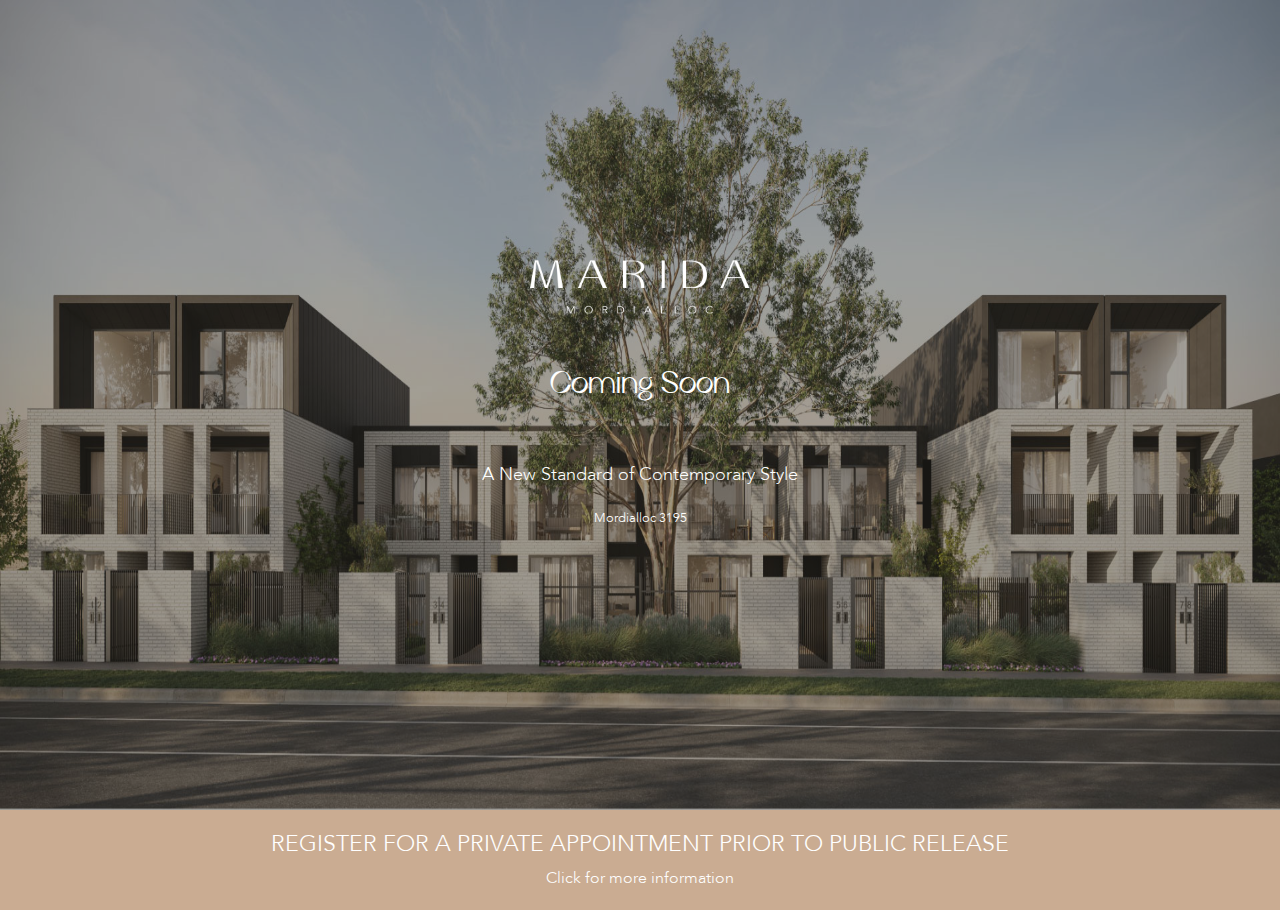
<file: index.html>
<!DOCTYPE html>
<html lang="en">

<head>
	<meta charset="UTF-8">
	<meta name="viewport" content="width=device-width, initial-scale=1.0">
	<meta http-equiv="X-UA-Compatible" content="ie=edge">
	<title>Marida</title>

	<!-- Bootstrap CSS -->
	<link rel="stylesheet" href="assets/css/bootstrap.min.css">
	<!-- Animate CSS -->
	<link rel="stylesheet" href="assets/css/plugin/animate.css">
	<!-- Flaticon CSS -->
	<link rel="stylesheet" href="assets/fonts/flaticon/flaticon.css">
	<!-- Custom CSS -->
	<link rel="stylesheet" href="assets/css/main.css">

</head>

<body>

	<!-- Header -->
	<header class="csoon" style="background-image: url('assets/images/main.jpg');">
		<!-- Overlay -->
		<div class="overlay"></div>
		<!-- /.Overlay -->
		<div class="container">
			<div class="row">
				<div class="col-lg-12">
					<div class="content-wrap">
						<img src="assets/images/logo.png" alt="Logo" class="img-fluid logo">
						<h1>Coming Soon</h1>
						<h4>A New Standard of Contemporary Style</h4>
						<p>Mordialloc 3195</p>
					</div>
				</div>
			</div>
		</div>
	</header>
	<!-- /.Header -->

	<!-- Footer -->
	<footer class="cta">
		<div class="container">
			<div class="row">
				<div class="col-lg-12">
					<div class="cta-wrap">
						<h5>REGISTER FOR A PRIVATE APPOINTMENT PRIOR TO PUBLIC RELEASE</h5>
						<a href="#">Click for more information</a>
					</div>
				</div>
			</div>
		</div>
	</footer>
	<!-- /.Footer -->

	<!--====== Footer plugin Starts ======-->

	<!-- jQuery -->
	<script src="assets/js/jquery.min.js"></script>
	<!-- Popper JS -->
	<script src="assets/js/popper.min.js"></script>
	<!-- Bootstrap JS -->
	<script src="assets/js/bootstrap.min.js"></script>
	<!-- Slick JS -->
	<script src="assets/plugins/slick/slick.min.js"></script>
	<!-- Custom JS -->
	<script src="assets/js/main.js"></script>
</body>

</html>
</file>
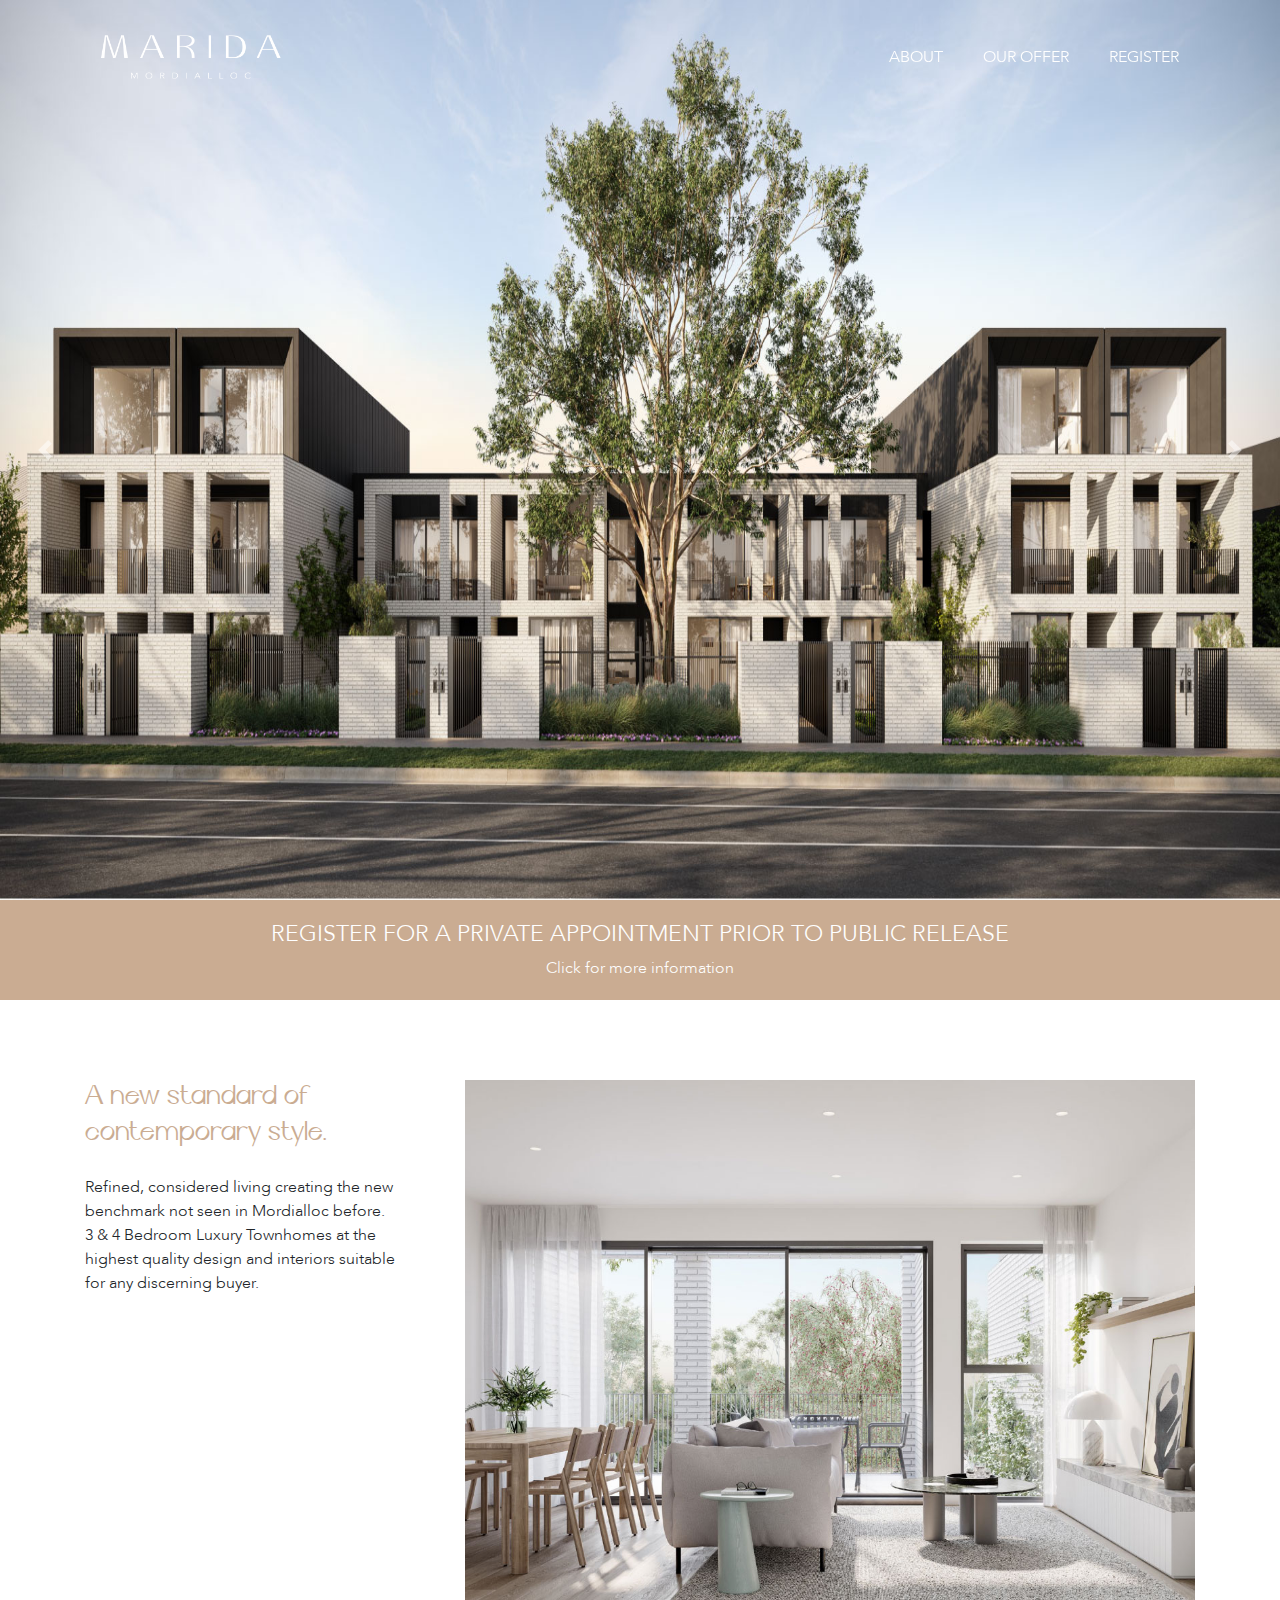
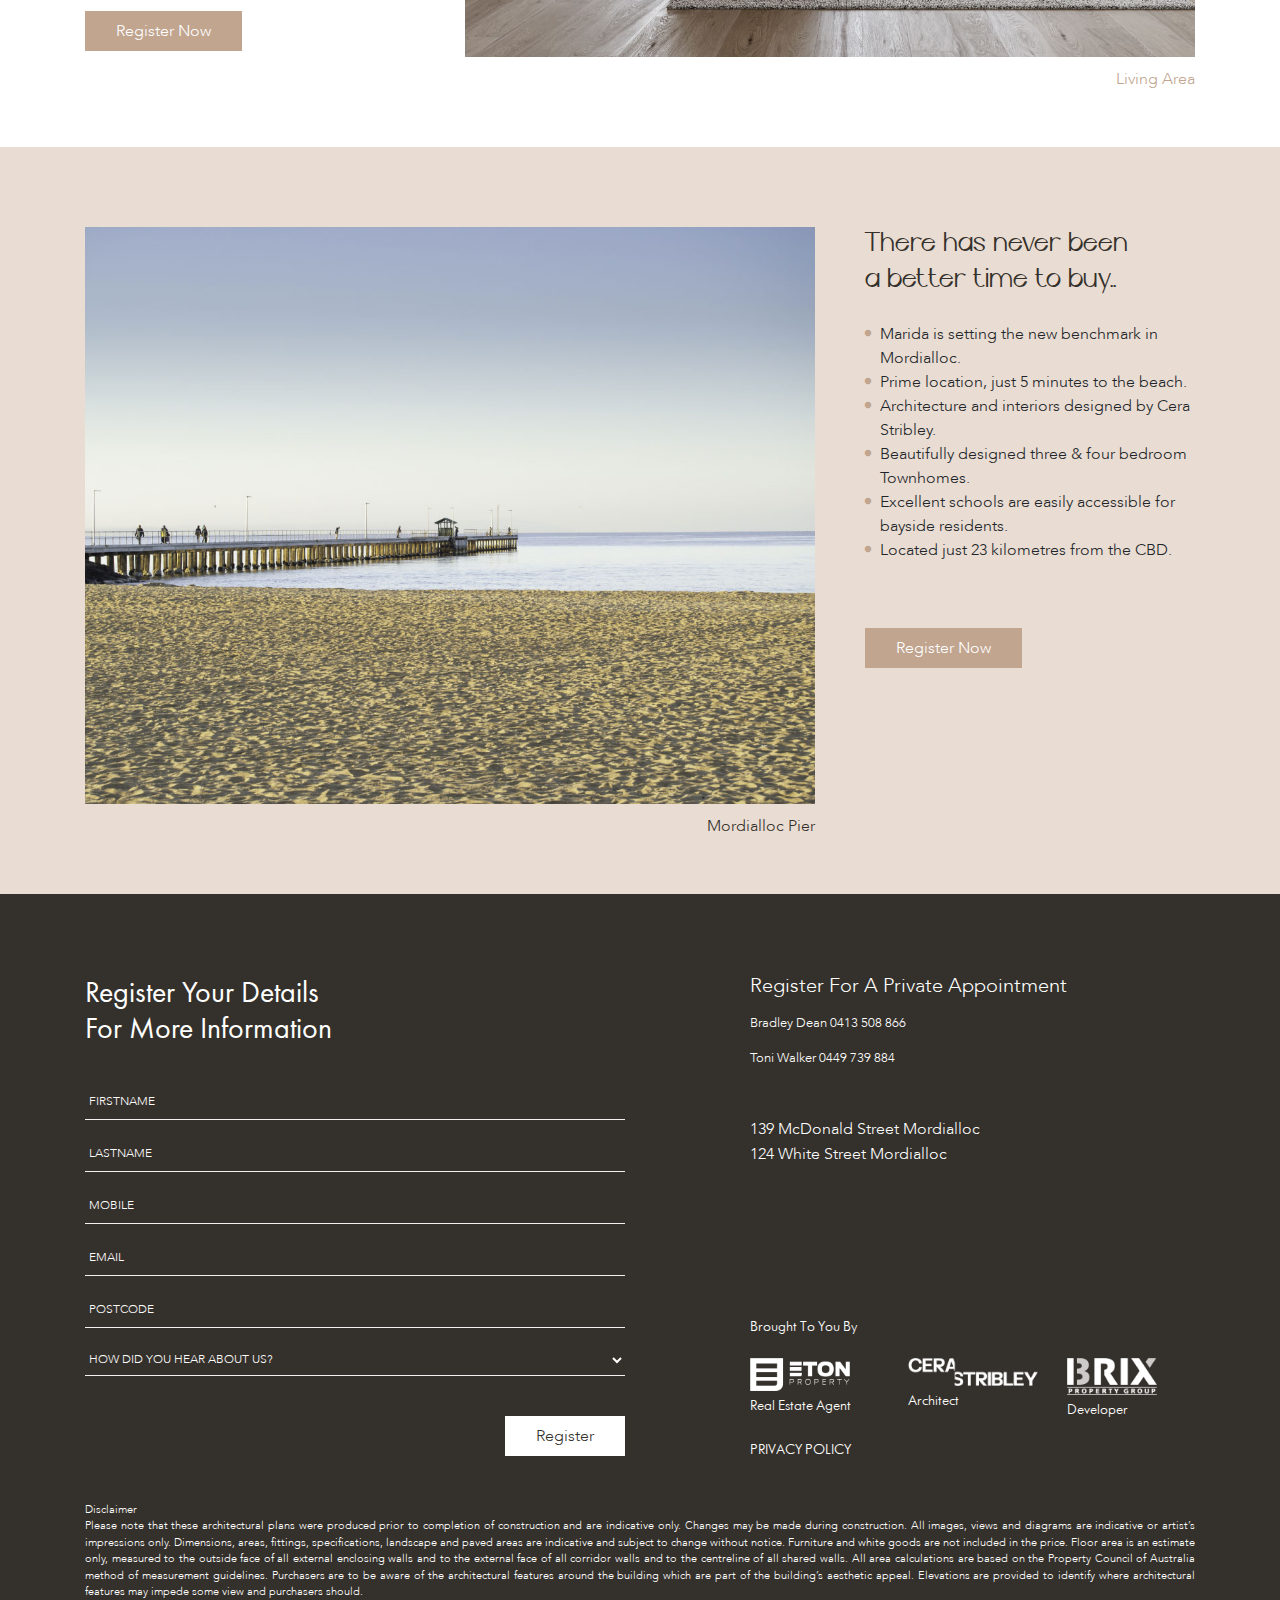
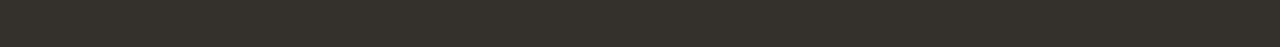
<file: home.html>
<!DOCTYPE html>
<html lang="en">

<head>
    <meta charset="UTF-8">
    <meta name="viewport" content="width=device-width, initial-scale=1.0">
    <meta http-equiv="X-UA-Compatible" content="ie=edge">
    <title>Marida- Home</title>

    <!-- Bootstrap CSS -->
    <link rel="stylesheet" href="assets/css/bootstrap.min.css">
    <!-- Animate CSS -->
    <link rel="stylesheet" href="assets/css/plugin/animate.css">
    <!-- Flaticon CSS -->
    <link rel="stylesheet" href="assets/fonts/flaticon/flaticon.css">
    <!-- Custom CSS -->
    <link rel="stylesheet" href="assets/css/main.css">

</head>

<body>

    <header class="header">
        <div class="container">
            <div class="row">
                <div class="col-lg-12">
                    <!-- Navbar -->
                    <nav class="navbar navbar-expand-lg navbar-dark">
                        <a class="navbar-brand" href="#">
                            <img src="assets/images/logo.png" alt="Logo" class="img-fluid">
                        </a>
                        <button class="navbar-toggler" type="button" data-toggle="collapse"
                            data-target="#navbarNav" aria-controls="navbarNav" aria-expanded="false"
                            aria-label="Toggle navigation">
                            <span class="navbar-toggler-icon"></span>
                            <!-- <img src="assets/images/menu.png" alt="Menu"> -->
                        </button>
                        <div class="collapse navbar-collapse" id="navbarNav">
                            <ul class="navbar-nav">
                                <li class="nav-item">
                                    <a class="nav-link active" aria-current="page" href="#">ABOUT</a>
                                </li>
                                <li class="nav-item">
                                    <a class="nav-link" href="#">OUR OFFER</a>
                                </li>
                                <li class="nav-item">
                                    <a class="nav-link" href="#footer">REGISTER</a>
                                </li>
                            </ul>
                        </div>
                    </nav>
                    <!-- /.Navbar -->
                </div>
            </div>
        </div>
    </header>
    <!-- Carousel -->
    <div id="carouselHero" class="carousel slide carousel-fade" data-ride="carousel" data-pause="false">
        <div class="carousel-inner">
            <div class="carousel-item active">
                <!-- Hero -->
                <div class="csoon home" style="background-image: url('assets/images/main.jpg');">
                    <div class="container">
                        <div class="row">
                            <div class="col-lg-12">
                                <div class="content-wrap">
                                    &nbsp;
                                </div>
                            </div>
                        </div>
                    </div>
                </div>
                <!-- /.Hero -->
            </div>
            <div class="carousel-item">
                <!-- Hero -->
                <div class="csoon home" style="background-image: url('assets/images/main.jpg');">
                    <!-- Overlay -->
                    <div class="overlay"></div>
                    <!-- /.Overlay -->
                    <div class="container">
                        <div class="row">
                            <div class="col-lg-12">
                                <div class="content-wrap">
                                    <img src="assets/images/logo.png" alt="Logo" class="img-fluid logo">
                                    <h1>Coming Soon</h1>
                                    <h4>A New Standard of Contemporary Style</h4>
                                    <p>Mordialloc 3195</p>
                                </div>
                            </div>
                        </div>
                    </div>
                </div>
                <!-- /.Hero -->
            </div>
            <div class="carousel-item">
                <!-- Hero -->
                <div class="csoon home" style="background-image: url('assets/images/main.jpg');">
                    <!-- Overlay -->
                    <div class="overlay"></div>
                    <!-- /.Overlay -->
                    <div class="container">
                        <div class="row">
                            <div class="col-lg-12">
                                <div class="content-wrap">
                                    <h1>
                                        Refined, Considered Living <span class="break"></span>
                                        The New Benchmark in Mordialloc
                                    </h1>
                                    <h4>3 & 4 Bedroom Luxury Townhomes</h4>
                                    <p>Mordialloc 3195</p>
                                </div>
                            </div>
                        </div>
                    </div>
                </div>
                <!-- /.Hero -->
            </div>
            <!-- Arrows -->
            <a class="carousel-control-prev" href="#carouselHero" role="button" data-slide="prev">
                <span class="carousel-control-prev-icon" aria-hidden="true"></span>
                <span class="sr-only">Previous</span>
            </a>
            <a class="carousel-control-next" href="#carouselHero" role="button" data-slide="next">
                <span class="carousel-control-next-icon" aria-hidden="true"></span>
                <span class="sr-only">Next</span>
            </a>
            <!-- Arrows -->
        </div>
    </div>
    <!-- /.Caorousel -->

    <!-- CTA -->
    <section class="cta">
        <div class="container">
            <div class="row">
                <div class="col-lg-12">
                    <div class="cta-wrap">
                        <h5>REGISTER FOR A PRIVATE APPOINTMENT PRIOR TO PUBLIC RELEASE</h5>
                        <a href="#">Click for more information</a>
                    </div>
                </div>
            </div>
        </div>
    </section>
    <!-- /.CTA -->

    <!-- Standard -->
    <section class="standard">
        <div class="container">
            <div class="row">
                <div class="col-md-6 col-lg-4">
                    <div class="text-wrap">
                        <h3>
                            A new standard of <span class="break"></span>
                            contemporary style.
                        </h3>
                        <p>
                            Refined, considered living creating the new <span class="break"></span>
                            benchmark not seen in Mordialloc before. <span class="break"></span>
                            3 & 4 Bedroom Luxury Townhomes at the <span class="break"></span>
                            highest quality design and interiors suitable <span class="break"></span>
                            for any discerning buyer.
                        </p>
                        <a href="#" class="btn btn-md btn-doi">Register Now</a>
                    </div>
                </div>
                <div class="col-md-6 col-lg-8">
                    <figure class="img-wrap">
                        <img src="assets/images/home-section-2.jpg" alt="Standard" class="img-fluid">
                        <figcaption>Living Area</figcaption>
                    </figure>
                </div>
            </div>
        </div>
    </section>
    <!-- /.Standard -->

    <!-- Standard Cont -->
    <section class="standard cont">
        <div class="container">
            <div class="row">
                <div class="col-md-6 col-lg-8">
                    <figure class="img-wrap">
                        <img src="assets/images/home-section-4.jpg" alt="Standard" class="img-fluid">
                        <figcaption>Mordialloc Pier</figcaption>
                    </figure>
                </div>
                <div class="col-md-6 col-lg-4">
                    <div class="text-wrap">
                        <h3>
                            There has never been <span class="break"></span>
                            a better time to buy..
                        </h3>
                        <ul>
                            <li>Marida is setting the new benchmark in <span class="break"></span>Mordialloc. </li>
                            <li>Prime location, just 5 minutes to the beach.</li>
                            <li>Architecture and interiors designed by Cera <span class="break"></span>Stribley.</li>
                            <li>Beautifully designed three & four bedroom <span class="break"></span>Townhomes.</li>
                            <li>Excellent schools are easily accessible for <span class="break"></span>bayside
                                residents.</li>
                            <li>Located just 23 kilometres from the CBD.</li>
                        </ul>
                        <a href="#" class="btn btn-md btn-doi">Register Now</a>
                    </div>
                </div>
            </div>
        </div>
    </section>
    <!-- /.Standard -->

    <!-- Footer -->
    <footer id="footer" class="footer">
        <div class="container">
            <div class="row">
                <div class="col-lg-6">
                    <div class="register-wrap">
                        <h4>
                            Register Your Details <span class="break"></span>
                            For More Information
                        </h4>

                        <div class="form-wrap">
                            <div class="form-group">
                                <input type="text" class="form-control form-control-lg" name="firstname"
                                    placeholder="Firstname">
                            </div>
                            <div class="form-group">
                                <input type="text" class="form-control form-control-lg" name="lastname"
                                    placeholder="Lastname">
                            </div>
                            <div class="form-group">
                                <input type="text" class="form-control form-control-lg" name="mobile"
                                    placeholder="Mobile">
                            </div>
                            <div class="form-group">
                                <input type="text" class="form-control form-control-lg" name="email"
                                    placeholder="Email">
                            </div>
                            <div class="form-group">
                                <input type="text" class="form-control form-control-lg" name="postcode"
                                    placeholder="Postcode">
                            </div>
                            <div class="form-group">
                                <select name="how" class="form-control">
                                    <option value="">How did you hear about us?</option>
                                    <option value="facebook">Facebook</option>
                                    <option value="from friend">From Friend</option>
                                </select>
                            </div>
                            <div class="form-group btn-wrap">
                                <button type="submit" class="btn btn-md btn-doi white">Register</button>
                            </div>
                        </div>
                    </div>
                </div>
                <div class="col-lg-5 offset-lg-1">
                    <div class="appointment">
                        <h5>Register For A Private Appointment</h5>
                        <p>Bradley Dean 0413 508 866</p>
                        <p>Toni Walker 0449 739 884</p>
                    </div>
                    <div class="address">
                        <p>139 McDonald Street Mordialloc</p>
                        <p>124 White Street Mordialloc</p>
                    </div>
                    <div class="brought">
                        <h6>Brought To You By</h6>
                        <div class="row">
                            <div class="col-md-4 col-lg-4">
                                <figure class="icons1">
                                    <img src="assets/images/logos1.png" alt="Eston">
                                    <figcaption>Real Estate Agent</figcaption>
                                </figure>
                            </div>
                            <div class="col-md-4 col-lg-4">
                                <figure class="icons2">
                                    <img src="assets/images/logos2.png" alt="Cerastribley">
                                    <figcaption>Architect</figcaption>
                                </figure>
                            </div>
                            <div class="col-md-4 col-lg-4">
                                <figure class="icons3">
                                    <img src="assets/images/logos3.png" alt="Brix">
                                    <figcaption>Developer</figcaption>
                                </figure>
                            </div>
                        </div>
                        <a href="#">Privacy Policy</a>
                    </div>
                </div>
            </div>
        </div>
        <div class="container">
            <div class="disclaimer">
                <p>
                    Disclaimer <span class="break"></span>
                    Please note that these architectural plans were produced prior to completion of construction and are
                    indicative only. Changes may be made during construction. All images, views and diagrams are
                    indicative or artist’s impressions only. Dimensions, areas, fittings, specifications, landscape and
                    paved areas are indicative and subject to change without notice. Furniture and white goods are not
                    included in the price. Floor area is an estimate only, measured to the outside face of all external
                    enclosing walls and to the external face of all corridor walls and to the centreline of all shared
                    walls. All area calculations are based on the Property Council of Australia method of measurement
                    guidelines. Purchasers are to be aware of the architectural features around the building which are
                    part of the building’s aesthetic appeal. Elevations are provided to identify where architectural
                    features may impede some view and purchasers should.
                </p>
            </div>
        </div>
    </footer>
    <!-- /.Footer -->

    <!-- Scroll to Top -->
    <a href="#" class="scrollToTop">
        <img src="assets/images/b2top.png" alt="Back To Top" class="img-fluid">
    </a>
    <!-- /.Scroll to Top -->

    <!--====== Footer plugin Starts ======-->

    <!-- jQuery -->
    <script src="assets/js/jquery.min.js"></script>
    <!-- Popper JS -->
    <script src="assets/js/popper.min.js"></script>
    <!-- Bootstrap JS -->
    <script src="assets/js/bootstrap.min.js"></script>
    <!-- Slick JS -->
    <script src="assets/plugins/slick/slick.min.js"></script>
    <!-- Custom JS -->
    <script src="assets/js/main.js"></script>
</body>

</html>
</file>
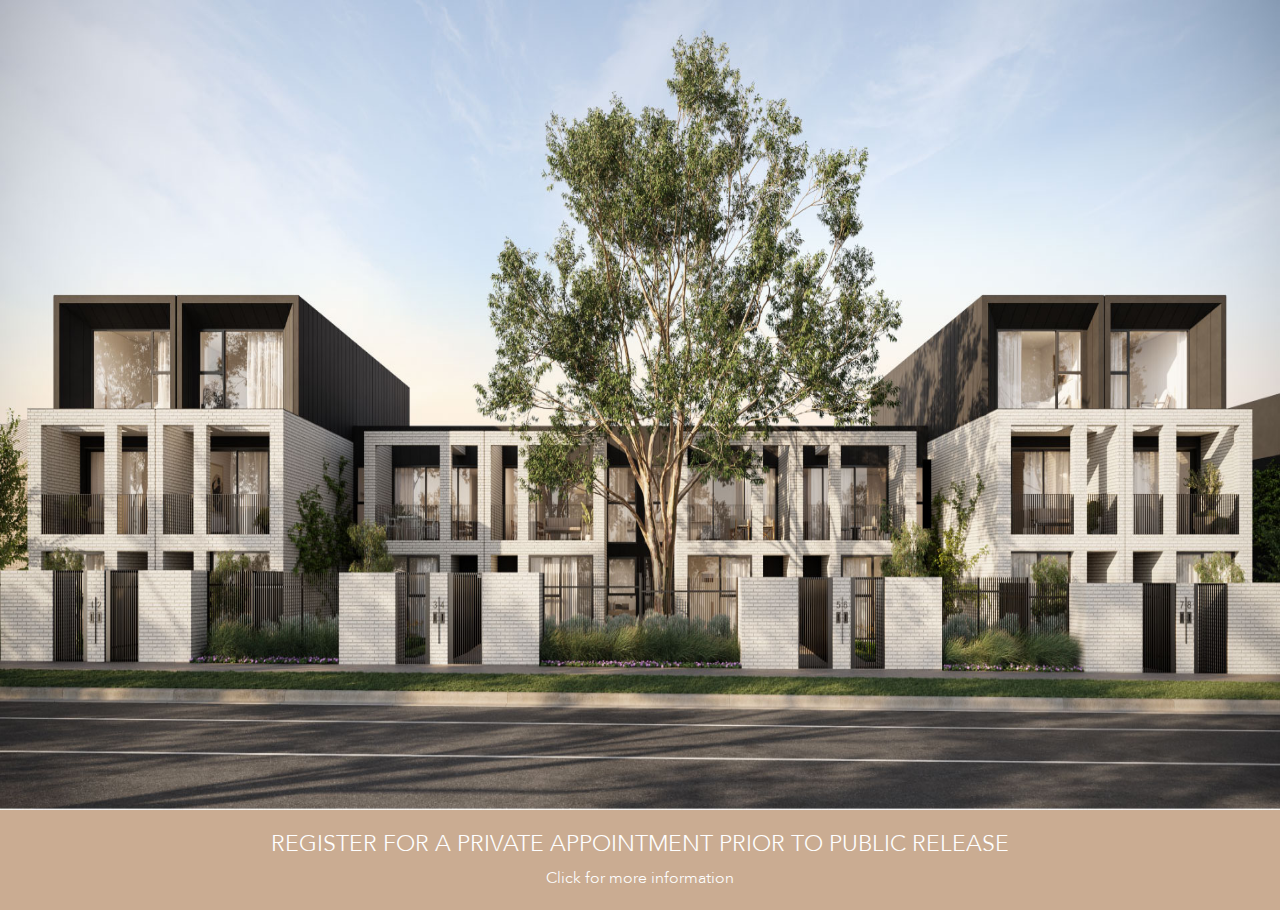
<file: loading.html>
<!DOCTYPE html>
<html lang="en">

<head>
	<meta charset="UTF-8">
	<meta name="viewport" content="width=device-width, initial-scale=1.0">
	<meta http-equiv="X-UA-Compatible" content="ie=edge">
	<title>Marida</title>

	<!-- Bootstrap CSS -->
	<link rel="stylesheet" href="assets/css/bootstrap.min.css">
	<!-- Animate CSS -->
	<link rel="stylesheet" href="assets/css/plugin/animate.css">
	<!-- Flaticon CSS -->
	<link rel="stylesheet" href="assets/fonts/flaticon/flaticon.css">
	<!-- Custom CSS -->
	<link rel="stylesheet" href="assets/css/main.css">

</head>

<body>

	<!-- Header -->
	<header class="csoon" style="background-image: url('assets/images/main.jpg');">
		<div class="container">
			<div class="row">
				<div class="col-lg-12">
					<div class="content-wrap">
						&nbsp;
					</div>
				</div>
			</div>
		</div>
	</header>
	<!-- /.Header -->

	<!-- Footer -->
	<footer class="cta">
		<div class="container">
			<div class="row">
				<div class="col-lg-12">
					<div class="cta-wrap">
						<h5>REGISTER FOR A PRIVATE APPOINTMENT PRIOR TO PUBLIC RELEASE</h5>
						<a href="#">Click for more information</a>
					</div>
				</div>
			</div>
		</div>
	</footer>
	<!-- /.Footer -->

	<!--====== Footer plugin Starts ======-->

	<!-- jQuery -->
	<script src="assets/js/jquery.min.js"></script>
	<!-- Popper JS -->
	<script src="assets/js/popper.min.js"></script>
	<!-- Bootstrap JS -->
	<script src="assets/js/bootstrap.min.js"></script>
	<!-- Slick JS -->
	<script src="assets/plugins/slick/slick.min.js"></script>
	<!-- Custom JS -->
	<script src="assets/js/main.js"></script>
</body>

</html>
</file>
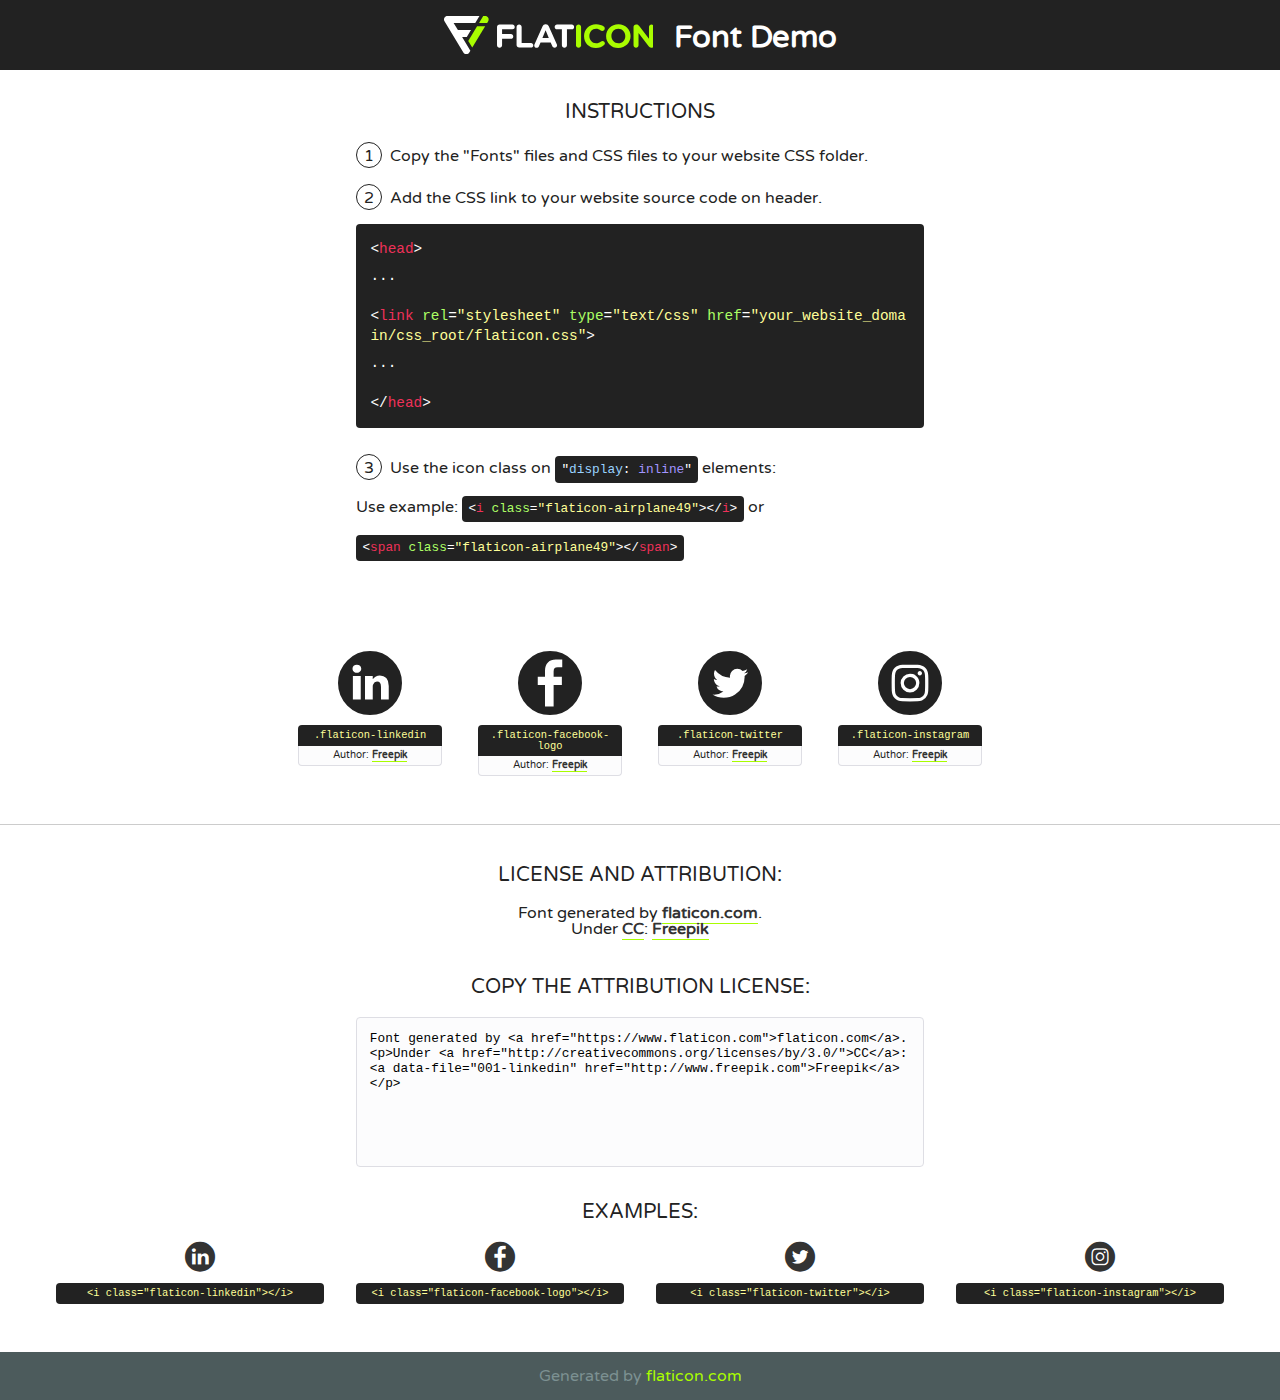
<file: assets/fonts/flaticon/flaticon.html>
<!DOCTYPE html>
<!--
  Flaticon icon font: Flaticon
  Creation date: 03/12/2020 10:04
-->
<html>
<!DOCTYPE html>
<html>

<head>
    <title>Flaticon WebFont</title>
    <link href="http://fonts.googleapis.com/css?family=Varela+Round" rel="stylesheet" type="text/css" />
    <link rel="stylesheet" type="text/css" href="flaticon.css">
    <meta charset="UTF-8">
    <style>
    html, body, div, span, applet, object, iframe,
    h1, h2, h3, h4, h5, h6, p, blockquote, pre,
    a, abbr, acronym, address, big, cite, code,
    del, dfn, em, img, ins, kbd, q, s, samp,
    small, strike, strong, sub, sup, tt, var,
    b, u, i, center,
    dl, dt, dd, ol, ul, li,
    fieldset, form, label, legend,
    table, caption, tbody, tfoot, thead, tr, th, td,
    article, aside, canvas, details, embed, 
    figure, figcaption, footer, header, hgroup, 
    menu, nav, output, ruby, section, summary,
    time, mark, audio, video {
        margin: 0;
        padding: 0;
        border: 0;
        font-size: 100%;
        font: inherit;
        vertical-align: baseline;
    }
    /* HTML5 display-role reset for older browsers */
    article, aside, details, figcaption, figure, 
    footer, header, hgroup, menu, nav, section {
        display: block;
    }
    body {
        line-height: 1;
    }
    ol, ul {
        list-style: none;
    }
    blockquote, q {
        quotes: none;
    }
    blockquote:before, blockquote:after,
    q:before, q:after {
        content: '';
        content: none;
    }
    table {
        border-collapse: collapse;
        border-spacing: 0;
    }
    body {
        font-family: 'Varela Round', Helvetica, Arial, sans-serif;
        font-size: 16px;
        color: #222;
    }
    a {
        color: #333;
        border-bottom: 1px solid #a9fd00;
        font-weight: bold;
        text-decoration: none;
    }
    * {
        -moz-box-sizing: border-box;
        -webkit-box-sizing: border-box;
        box-sizing: border-box;
        margin: 0;
        padding: 0;
    }
    [class^="flaticon-"]:before, [class*=" flaticon-"]:before, [class^="flaticon-"]:after, [class*=" flaticon-"]:after {
        font-family: Flaticon;
        font-size: 30px;
        font-style: normal;
        margin-left: 20px;
        color: #333;
    }
    .wrapper {
        max-width: 600px;
        margin: auto;
        padding: 0 1em;
    }
    .title {
        font-size: 1.25em;
        text-align: center;
        margin-bottom: 1em;
        text-transform: uppercase;
    }
    header {
        text-align: center;
        background-color: #222;
        color: #fff;
        padding: 1em;
    }
    header .logo {
        width: 210px;
        height: 38px;
        display: inline-block;
        vertical-align: middle;
        margin-right: 1em;
        border: none;
    }
    header strong {
        font-size: 1.95em;
        font-weight: bold;
        vertical-align: middle;
        margin-top: 5px;
        display: inline-block;
    }
    .demo {
        margin: 2em auto;
        line-height: 1.25em;
    }
    .demo ul li {
        margin-bottom: 1em;
    }
    .demo ul li .num {
        color: #222;
        border-radius: 20px;
        display: inline-block;
        width: 26px;
        padding: 3px;
        height: 26px;
        text-align: center;
        margin-right: 0.5em;
        border: 1px solid #222;
    }
    .demo ul li code {
        background-color: #222;
        border-radius: 4px;
        padding: 0.25em 0.5em;
        display: inline-block;
        color: #fff;
        font-family: Consolas,Monaco,Lucida Console,Liberation Mono,DejaVu Sans Mono,Bitstream Vera Sans Mono,Courier New, monospace;
        font-weight: lighter;
        margin-top: 1em;
        font-size: 0.8em;
        word-break: break-all;
    }
    .demo ul li code.big {
        padding: 1em;
        font-size: 0.9em;
    }
    .demo ul li code .red {
        color: #EF3159;
    }
    .demo ul li code .green {
        color: #ACFF65;
    }
    .demo ul li code .yellow {
        color: #FFFF99;
    }
    .demo ul li code .blue {
        color: #99D3FF;
    }
    .demo ul li code .purple {
        color: #A295FF;
    }
    .demo ul li code .dots {
        margin-top: 0.5em;
        display: block;
    }
    #glyphs {
        border-bottom: 1px solid #ccc;
        padding: 2em 0;
        text-align: center;
    }
    .glyph {
        display: inline-block;
        width: 9em;
        margin: 1em;
        text-align: center;
        vertical-align: top;
        background: #FFF;
    }
    .glyph .glyph-icon {
        padding: 10px;
        display: block;
        font-family:"Flaticon";
        font-size: 64px;
        line-height: 1;
    }
    .glyph .glyph-icon:before {
        font-size: 64px;
        color: #222;
        margin-left: 0;
    }
    .class-name {
        font-size: 0.65em;
        background-color: #222;
        color: #fff;
        border-radius: 4px 4px 0 0;
        padding: 0.5em;
        color: #FFFF99;
        font-family: Consolas,Monaco,Lucida Console,Liberation Mono,DejaVu Sans Mono,Bitstream Vera Sans Mono,Courier New, monospace;
    }
    .author-name {
        font-size: 0.6em;
        background-color: #fcfcfd;
        border: 1px solid #DEDEE4;
        border-top: 0;
        border-radius: 0 0 4px 4px;
        padding: 0.5em;
    }
    .class-name:last-child {
        font-size: 10px;
        color:#888;
    }
    .class-name:last-child a {
        font-size: 10px;
        color:#555;
    }
    .class-name:last-child a:hover {
        color:#a9fd00;
    }
    .glyph > input {
        display: block;
        width: 100px;
        margin: 5px auto;
        text-align: center;
        font-size: 12px;
        cursor: text;
    }
    .glyph > input.icon-input {
        font-family:"Flaticon";
        font-size: 16px;
        margin-bottom: 10px;
    }
    .attribution .title {
        margin-top: 2em;
    }
    .attribution textarea {
        background-color: #fcfcfd;
        padding: 1em;
        border: none;
        box-shadow: none;
        border: 1px solid #DEDEE4;
        border-radius: 4px;
        resize: none;
        width: 100%;
        height: 150px;
        font-size: 0.8em;
        font-family: Consolas,Monaco,Lucida Console,Liberation Mono,DejaVu Sans Mono,Bitstream Vera Sans Mono,Courier New, monospace;
        -webkit-appearance: none;
    }
    .iconsuse {
        margin: 2em auto;
        text-align: center;
        max-width: 1200px;
    }
    .iconsuse:after {
        content: '';
        display: table;
        clear: both;
    }
    .iconsuse .image {
        float: left;
        width: 25%;
        padding: 0 1em;
    }
    .iconsuse .image p {
        margin-bottom: 1em;
    }
    .iconsuse .image span {
        display: block;
        font-size: 0.65em;
        background-color: #222;
        color: #fff;
        border-radius: 4px;
        padding: 0.5em;
        color: #FFFF99;
        margin-top: 1em;
        font-family: Consolas,Monaco,Lucida Console,Liberation Mono,DejaVu Sans Mono,Bitstream Vera Sans Mono,Courier New, monospace;
    }
    #footer {
        text-align: center;
        background-color: #4C5B5C;
        color: #7c9192;
        padding: 1em;
    }
    #footer a {
        border: none;
        color: #a9fd00;
        font-weight: normal;
    }
    @media (max-width: 960px) {
        .iconsuse .image {
            width: 50%;
        }
    }
    @media (max-width: 560px) {
        .iconsuse .image {
            width: 100%;
        }
    }
    </style>
</head>

<body class="characters-off">

    <header>
        <a href="https://www.flaticon.com" target="_blank" class="logo">
            <svg version="1.1" xmlns="http://www.w3.org/2000/svg" xmlns:xlink="http://www.w3.org/1999/xlink" xmlns:a="http://ns.adobe.com/AdobeSVGViewerExtensions/3.0/" viewBox="0 0 560.875 102.036" enable-background="new 0 0 560.875 102.036" xml:space="preserve">
                <defs>
                </defs>
                <g>
                    <g class="letters">
                        <path fill="#ffffff" d="M141.596,29.675c0-3.777,2.985-6.767,6.764-6.767h34.438c3.426,0,6.15,2.728,6.15,6.15
                        c0,3.43-2.724,6.149-6.15,6.149h-27.674v13.091h23.719c3.429,0,6.151,2.724,6.151,6.15c0,3.43-2.723,6.149-6.151,6.149h-23.719
                        v17.574c0,3.773-2.986,6.761-6.764,6.761c-3.779,0-6.764-2.989-6.764-6.761V29.675z"></path>
                        <path fill="#ffffff" d="M193.844,29.149c0-3.781,2.985-6.767,6.764-6.767c3.776,0,6.763,2.985,6.763,6.767v42.957h25.039
                        c3.426,0,6.149,2.726,6.149,6.153c0,3.425-2.723,6.15-6.149,6.15h-31.802c-3.779,0-6.764-2.986-6.764-6.768V29.149z"></path>
                        <path fill="#ffffff" d="M241.891,75.71l21.438-48.407c1.492-3.341,4.215-5.357,7.906-5.357h0.792
                        c3.686,0,6.323,2.017,7.815,5.357l21.439,48.407c0.436,0.967,0.701,1.845,0.701,2.723c0,3.602-2.809,6.501-6.414,6.501
                        c-3.161,0-5.269-1.845-6.499-4.655l-4.132-9.661h-27.059l-4.301,10.102c-1.144,2.631-3.426,4.214-6.237,4.214
                        c-3.517,0-6.24-2.81-6.24-6.325C241.1,77.64,241.451,76.677,241.891,75.71z M279.932,58.666l-8.521-20.297l-8.526,20.297H279.932
                        z"></path>
                        <path fill="#ffffff" d="M314.864,35.387H301.86c-3.429,0-6.239-2.813-6.239-6.238c0-3.429,2.811-6.24,6.239-6.24h39.533
                        c3.426,0,6.237,2.811,6.237,6.24c0,3.425-2.811,6.238-6.237,6.238h-13.001v42.785c0,3.773-2.99,6.761-6.764,6.761
                        c-3.779,0-6.764-2.989-6.764-6.761V35.387z"></path>
                        <path fill="#A9FD00" d="M352.615,29.149c0-3.781,2.985-6.767,6.767-6.767c3.774,0,6.761,2.985,6.761,6.767v49.024
                        c0,3.773-2.987,6.761-6.761,6.761c-3.781,0-6.767-2.989-6.767-6.761V29.149z"></path>
                        <path fill="#A9FD00" d="M374.132,53.836v-0.179c0-17.481,13.178-31.801,32.065-31.801c9.22,0,15.459,2.458,20.557,6.238
                        c1.402,1.054,2.637,2.985,2.637,5.357c0,3.692-2.985,6.59-6.681,6.59c-1.845,0-3.071-0.702-4.044-1.319
                        c-3.776-2.813-7.729-4.393-12.562-4.393c-10.364,0-17.831,8.611-17.831,19.154v0.173c0,10.542,7.291,19.329,17.831,19.329
                        c5.715,0,9.492-1.756,13.359-4.834c1.049-0.874,2.458-1.491,4.039-1.491c3.429,0,6.325,2.813,6.325,6.236
                        c0,2.106-1.056,3.78-2.282,4.834c-5.539,4.834-12.036,7.733-21.878,7.733C387.572,85.464,374.132,71.493,374.132,53.836z"></path>
                        <path fill="#A9FD00" d="M433.009,53.836v-0.179c0-17.481,13.79-31.801,32.766-31.801c18.981,0,32.592,14.143,32.592,31.628v0.173
                        c0,17.483-13.785,31.807-32.769,31.807C446.625,85.464,433.009,71.32,433.009,53.836z M484.224,53.836v-0.179
                        c0-10.539-7.725-19.326-18.626-19.326c-10.893,0-18.449,8.611-18.449,19.154v0.173c0,10.542,7.73,19.329,18.626,19.329
                        C476.676,72.986,484.224,64.378,484.224,53.836z"></path>
                        <path fill="#A9FD00" d="M506.233,29.321c0-3.774,2.99-6.763,6.767-6.763h1.401c3.252,0,5.183,1.583,7.029,3.953l26.093,34.265
                        V29.059c0-3.692,2.99-6.677,6.681-6.677c3.683,0,6.671,2.985,6.671,6.677v48.934c0,3.78-2.987,6.765-6.764,6.765h-0.436
                        c-3.257,0-5.188-1.581-7.034-3.953l-27.056-35.492v32.944c0,3.687-2.985,6.676-6.678,6.676c-3.683,0-6.673-2.989-6.673-6.676
                        V29.321z"></path>
                    </g>
                    <g class="insignia">
                        <path fill="#ffffff" d="M48.372,56.137h12.517l11.156-18.537H37.186L25.688,18.539h57.825L94.668,0H9.271
                        C5.925,0,2.842,1.801,1.198,4.716c-1.644,2.907-1.593,6.482,0.134,9.343l50.38,83.501c1.678,2.781,4.689,4.476,7.938,4.476
                        c3.246,0,6.257-1.695,7.935-4.476l2.898-4.804L48.372,56.137z"></path>
                        <g class="i">
                            <path fill="#A9FD00" d="M93.575,18.539h0.031v0.004l21.652,0.004l2.705-4.488c1.727-2.861,1.778-6.436,0.133-9.343
                            C116.454,1.801,113.371,0,110.026,0h-5.294L93.575,18.539z"></path>
                            <polygon fill="#A9FD00" points="88.291,27.356 64.725,66.486 75.519,84.404 109.942,27.356"></polygon>
                        </g>
                    </g>
                </g>
            </svg>
        </a>
        <strong>Font Demo</strong>
    </header>


    <section class="demo wrapper">

        <p class="title">Instructions</p>

        <ul>
            <li>
                <span class="num">1</span>Copy the "Fonts" files and CSS files to your website CSS folder.
            </li>
            <li>
                <span class="num">2</span>Add the CSS link to your website source code on header.
                <code class="big">
                    &lt;<span class="red">head</span>&gt;
                    <br/><span class="dots">...</span>
                    <br/>&lt;<span class="red">link</span> <span class="green">rel</span>=<span class="yellow">"stylesheet"</span> <span class="green">type</span>=<span class="yellow">"text/css"</span> <span class="green">href</span>=<span class="yellow">"your_website_domain/css_root/flaticon.css"</span>&gt;
                    <br/><span class="dots">...</span>
                    <br/>&lt;/<span class="red">head</span>&gt;
                </code>
            </li>

            <li>
                <p>
                    <span class="num">3</span>Use the icon class on <code>"<span class="blue">display</span>:<span class="purple"> inline</span>"</code> elements:
                    <br />
                    Use example: <code>&lt;<span class="red">i</span> <span class="green">class</span>=<span class="yellow">&quot;flaticon-airplane49&quot;</span>&gt;&lt;/<span class="red">i</span>&gt;</code> or <code>&lt;<span class="red">span</span> <span class="green">class</span>=<span class="yellow">&quot;flaticon-airplane49&quot;</span>&gt;&lt;/<span class="red">span</span>&gt;</code>
            </li>
        </ul>

    </section>




   <section id="glyphs">          
    
      
        <div class="glyph"><div class="glyph-icon flaticon-linkedin"></div>
            <div class="class-name">.flaticon-linkedin</div>
            <div class="author-name">Author: <a data-file="001-linkedin" href="http://www.freepik.com">Freepik</a> </div> 
        </div>        
        
        <div class="glyph"><div class="glyph-icon flaticon-facebook-logo"></div>
            <div class="class-name">.flaticon-facebook-logo</div>
            <div class="author-name">Author: <a data-file="002-facebook-logo" href="http://www.freepik.com">Freepik</a> </div> 
        </div>        
        
        <div class="glyph"><div class="glyph-icon flaticon-twitter"></div>
            <div class="class-name">.flaticon-twitter</div>
            <div class="author-name">Author: <a data-file="003-twitter" href="http://www.freepik.com">Freepik</a> </div> 
        </div>        
        
        <div class="glyph"><div class="glyph-icon flaticon-instagram"></div>
            <div class="class-name">.flaticon-instagram</div>
            <div class="author-name">Author: <a data-file="004-instagram" href="http://www.freepik.com">Freepik</a> </div> 
        </div>        
        

    </section>



    <section class="attribution wrapper"   style="text-align:center;">

      <div class="title">License and attribution:</div><div class="attrDiv">Font generated by <a href="https://www.flaticon.com">flaticon.com</a>. <div><p>Under <a href="http://creativecommons.org/licenses/by/3.0/">CC</a>: <a data-file="001-linkedin" href="http://www.freepik.com">Freepik</a></p>  </div>
      </div>
      <div class="title">Copy the Attribution License:</div>

    <textarea onclick="this.focus();this.select();">Font generated by &lt;a href=&quot;https://www.flaticon.com&quot;&gt;flaticon.com&lt;/a&gt;. <p>Under <a href="http://creativecommons.org/licenses/by/3.0/">CC</a>: <a data-file="001-linkedin" href="http://www.freepik.com">Freepik</a></p>  
     </textarea>

    </section>

    <section class="iconsuse">

          <div class="title">Examples:</div>            
             
            <div class="image">
                <p>
                    <i class="glyph-icon flaticon-linkedin"></i> 
                    <span>&lt;i class=&quot;flaticon-linkedin&quot;&gt;&lt;/i&gt;</span>
                </p>
            </div>
            
            <div class="image">
                <p>
                    <i class="glyph-icon flaticon-facebook-logo"></i> 
                    <span>&lt;i class=&quot;flaticon-facebook-logo&quot;&gt;&lt;/i&gt;</span>
                </p>
            </div>
            
            <div class="image">
                <p>
                    <i class="glyph-icon flaticon-twitter"></i> 
                    <span>&lt;i class=&quot;flaticon-twitter&quot;&gt;&lt;/i&gt;</span>
                </p>
            </div>
            
            <div class="image">
                <p>
                    <i class="glyph-icon flaticon-instagram"></i> 
                    <span>&lt;i class=&quot;flaticon-instagram&quot;&gt;&lt;/i&gt;</span>
                </p>
            </div>
                       
        </div>
                            
    </section>

<div id="footer">
    <div>Generated by <a href="https://www.flaticon.com">flaticon.com</a>
    </div>
</div>



</body>
</html>
</file>
<file: assets/fonts/flaticon/flaticon.css>
/*
  	Flaticon icon font: Flaticon
  	Creation date: 03/12/2020 10:04
  	*/

@font-face {
  font-family: "Flaticon";
  src: url("./Flaticon.eot");
  src: url("./Flaticon.eot?#iefix") format("embedded-opentype"),
       url("./Flaticon.woff2") format("woff2"),
       url("./Flaticon.woff") format("woff"),
       url("./Flaticon.ttf") format("truetype"),
       url("./Flaticon.svg#Flaticon") format("svg");
  font-weight: normal;
  font-style: normal;
}

@media screen and (-webkit-min-device-pixel-ratio:0) {
  @font-face {
    font-family: "Flaticon";
    src: url("./Flaticon.svg#Flaticon") format("svg");
  }
}

[class^="flaticon-"]:before, [class*=" flaticon-"]:before,
[class^="flaticon-"]:after, [class*=" flaticon-"]:after {   
  font-family: Flaticon;
        font-size: 20px;
font-style: normal;
margin-left: 20px;
}

.flaticon-linkedin:before { content: "\f100"; }
.flaticon-facebook-logo:before { content: "\f101"; }
.flaticon-twitter:before { content: "\f102"; }
.flaticon-instagram:before { content: "\f103"; }
</file>
<file: assets/css/main.css>
@font-face {
  font-family: avenirlite;
  src: url("../fonts/Avenir-Light.ttf");
}
@font-face {
  font-family: cyrenereg;
  src: url("../fonts/Cyrene-Regular.ttf");
}
@font-face {
  font-family: futuralite;
  src: url("../fonts/futura-pt-light.ttf");
}
@font-face {
  font-family: futurabook;
  src: url("../fonts/Futura-PT-Book.otf");
}
@font-face {
  font-family: helveticaneue;
  src: url("../fonts/HelveticaNeue.ttf");
}
@font-face {
  font-family: avenirbook;
  src: url("../fonts/avenir-book.ttf");
}
@font-face {
  font-family: avenirmidium;
  src: url("../fonts/Avenir-Medium.ttf");
}
body {
  font-family: "avenirlite";
  overflow-x: hidden;
}

.break {
  display: block;
  width: 100%;
}

.overlay {
  background-color: #34302b;
  position: absolute;
  height: 100%;
  width: 100%;
  top: 0;
  left: 0;
  opacity: 0.45;
}

.cta-wrap {
  text-align: center;
}

.btn-doi {
  background-color: #c1a58f;
  color: #fff;
  border-radius: 0;
  padding: 7px 30px;
}
.btn-doi.white {
  background-color: #fff;
  color: #34302b;
}

.scrollToTop {
  width: 100px;
  height: 130px;
  padding: 10px;
  text-align: center;
  position: fixed;
  bottom: 75px;
  right: 40px;
  display: none;
}
.scrollToTop:hover {
  text-decoration: none;
}

#carouselHero .carousel-control-next, #carouselHero .carousel-control-prev {
  width: 7%;
}

.csoon {
  position: relative;
  background-size: 100% 100%;
  background-position: top center;
  background-repeat: no-repeat;
  text-align: center;
  height: 90vh;
}
.csoon .content-wrap {
  padding: 260px 0 30px;
}
.csoon .content-wrap .logo {
  max-width: 220px;
}
.csoon .content-wrap h1 {
  font-family: "cyrenereg";
  color: #fff;
  font-size: 35px;
  padding: 50px 0;
}
.csoon .content-wrap h4 {
  font-size: 18px;
  padding-bottom: 15px;
}
.csoon .content-wrap p {
  font-size: 13px;
}
.csoon .content-wrap h4, .csoon .content-wrap p {
  color: #fff;
}
.csoon.home {
  height: 100vh;
}
.csoon.home .navbar {
  padding-top: 30px;
}
.csoon.home .navbar .navbar-brand img {
  max-width: 180px;
}
.csoon.home .navbar .navbar-nav {
  width: 100%;
  display: flex;
  justify-content: flex-end;
}
.csoon.home .navbar .navbar-nav li a {
  text-transform: uppercase;
  color: #fff;
  padding: 0 20px;
}
.csoon.home .navbar .navbar-nav li:last-child a {
  padding-right: 0;
}
.csoon.home .content-wrap {
  padding: 190px 0;
}
.csoon.home .content-wrap h4 {
  padding-top: 50px;
  padding-bottom: 120px;
}

.standard {
  padding: 80px 0 40px;
}
.standard .text-wrap {
  position: relative;
  height: 100%;
}
.standard .text-wrap h3 {
  font-size: 30px;
  font-family: "cyrenereg";
  color: #caac92;
  padding-bottom: 15px;
}
.standard .text-wrap p {
  font-size: 16px;
}
.standard .text-wrap ul {
  list-style: none;
  padding-left: 15px;
}
.standard .text-wrap ul li::before {
  content: "\2022";
  color: #c1a58f;
  font-weight: bold;
  display: inline-block;
  width: 1em;
  margin-left: -1em;
}
.standard .text-wrap .btn {
  margin-top: 300px;
}
.standard .img-wrap figcaption {
  text-align: right;
  color: #c1a58f;
  padding-top: 10px;
}
.standard.cont {
  background-color: #e9dcd2;
}
.standard.cont .text-wrap {
  padding-left: 20px;
  position: relative;
  height: 100%;
}
.standard.cont .text-wrap h3 {
  color: #34302b;
}
.standard.cont .text-wrap .btn {
  margin-top: 50px;
}
.standard.cont .img-wrap figcaption {
  color: #34302b;
}

.cta {
  background-color: #caac92;
  color: #fff;
  padding: 20px 0;
}
.cta h5 {
  text-transform: uppercase;
  font-size: 23px;
}
.cta a {
  color: #fff;
  text-decoration: none;
}

.header {
  position: absolute;
  z-index: 9;
  width: 100%;
}
.header .navbar {
  padding-top: 30px;
}
.header .navbar .navbar-brand img {
  max-width: 180px;
}
.header .navbar .navbar-nav {
  width: 100%;
  display: flex;
  justify-content: flex-end;
}
.header .navbar .navbar-nav li a {
  text-transform: uppercase;
  color: #fff;
  padding: 0 20px;
}
.header .navbar .navbar-nav li:last-child a {
  padding-right: 0;
}

.footer {
  background-color: #34302b;
  color: #fff;
  padding: 80px 0 30px;
}
.footer .register-wrap h4 {
  font-family: "futurabook";
  font-size: 30px;
  padding-bottom: 30px;
}
.footer .register-wrap .form-wrap input,
.footer .register-wrap .form-wrap select {
  background-color: transparent;
  border: none;
  border-bottom: 1px solid #f2f2f2;
  border-radius: 0;
  padding-left: 0;
  color: #fff;
  font-size: 12px;
  text-transform: uppercase;
}
.footer .register-wrap .form-wrap input::placeholder,
.footer .register-wrap .form-wrap select::placeholder {
  color: #fff;
  font-size: 12px;
  text-transform: uppercase;
}
.footer .register-wrap .form-wrap input {
  padding-left: 4px;
}
.footer .register-wrap .form-wrap select option {
  color: #34302b;
  padding-left: 0;
}
.footer .register-wrap .form-wrap .btn-wrap {
  text-align: right;
  margin-top: 40px;
}
.footer .appointment h5 {
  font-size: 20px;
  margin-bottom: 0;
  padding-bottom: 8px;
}
.footer .appointment p {
  font-size: 13px;
  margin-bottom: 0;
  padding: 8px 0;
}
.footer .address {
  margin-top: 40px;
}
.footer .address p {
  margin-bottom: 0;
  line-height: 25px;
}
.footer .brought {
  margin-top: 152px;
}
.footer .brought h6 {
  font-family: "futuralite";
  font-size: 14px;
  padding-bottom: 15px;
}
.footer .brought figure {
  font-family: "futuralite";
  font-size: 14px;
}
.footer .brought figure figcaption {
  padding-top: 5px;
}
.footer .brought figure.icons1 img {
  max-width: 100px;
}
.footer .brought figure.icons2 img {
  max-width: 130px;
}
.footer .brought figure.icons3 img {
  max-width: 90px;
}
.footer .brought a {
  font-family: "futuralite";
  text-transform: uppercase;
  color: #fff;
  text-decoration: none;
  font-size: 14px;
}
.footer .disclaimer {
  padding-top: 30px;
}
.footer .disclaimer p {
  font-size: 11px;
  text-align: justify;
}

@media screen and (min-width: 768px) and (max-width: 1024px) {
  .header .navbar .navbar-nav {
    background-color: #caac92;
  }
  .header .navbar .navbar-nav li a {
    padding-top: 10px;
    padding-bottom: 10px;
    display: block;
    text-align: center;
  }
  .header .navbar .navbar-nav li:last-child a {
    padding-right: 20px;
    display: block;
  }

  .csoon {
    background-size: cover;
  }
  .csoon.home {
    height: 70vh;
  }
  .csoon.home .content-wrap h4 {
    padding-bottom: 80px;
  }
  .csoon.home .navbar .navbar-nav {
    background-color: #caac92;
  }
  .csoon.home .navbar .navbar-nav li a {
    padding-top: 10px;
    padding-bottom: 10px;
  }
  .csoon.home .navbar .navbar-nav li:last-child a {
    padding-right: 20px;
    display: block;
  }

  .standard .text-wrap .btn {
    margin-top: 20px;
  }

  .footer .brought {
    margin-top: 80px;
  }
}
@media screen and (min-width: 320px) and (max-width: 767px) {
  .header .navbar .navbar-nav {
    background-color: #caac92;
  }
  .header .navbar .navbar-nav li a {
    padding-top: 10px;
    padding-bottom: 10px;
    display: block;
    text-align: center;
  }
  .header .navbar .navbar-nav li:last-child a {
    padding-right: 20px;
    display: block;
  }

  .csoon {
    background-size: auto;
  }
  .csoon.home .navbar .navbar-nav {
    background-color: #caac92;
  }
  .csoon.home .navbar .navbar-nav li a {
    padding-top: 10px;
    padding-bottom: 10px;
  }
  .csoon.home .navbar .navbar-nav li:last-child a {
    padding-right: 20px;
    display: block;
  }

  .standard .text-wrap .btn {
    margin: 30px 0 50px;
  }

  .footer .appointment {
    margin-top: 50px;
  }
  .footer .brought {
    margin-top: 60px;
  }
}

/*# sourceMappingURL=main.css.map */
</file>
